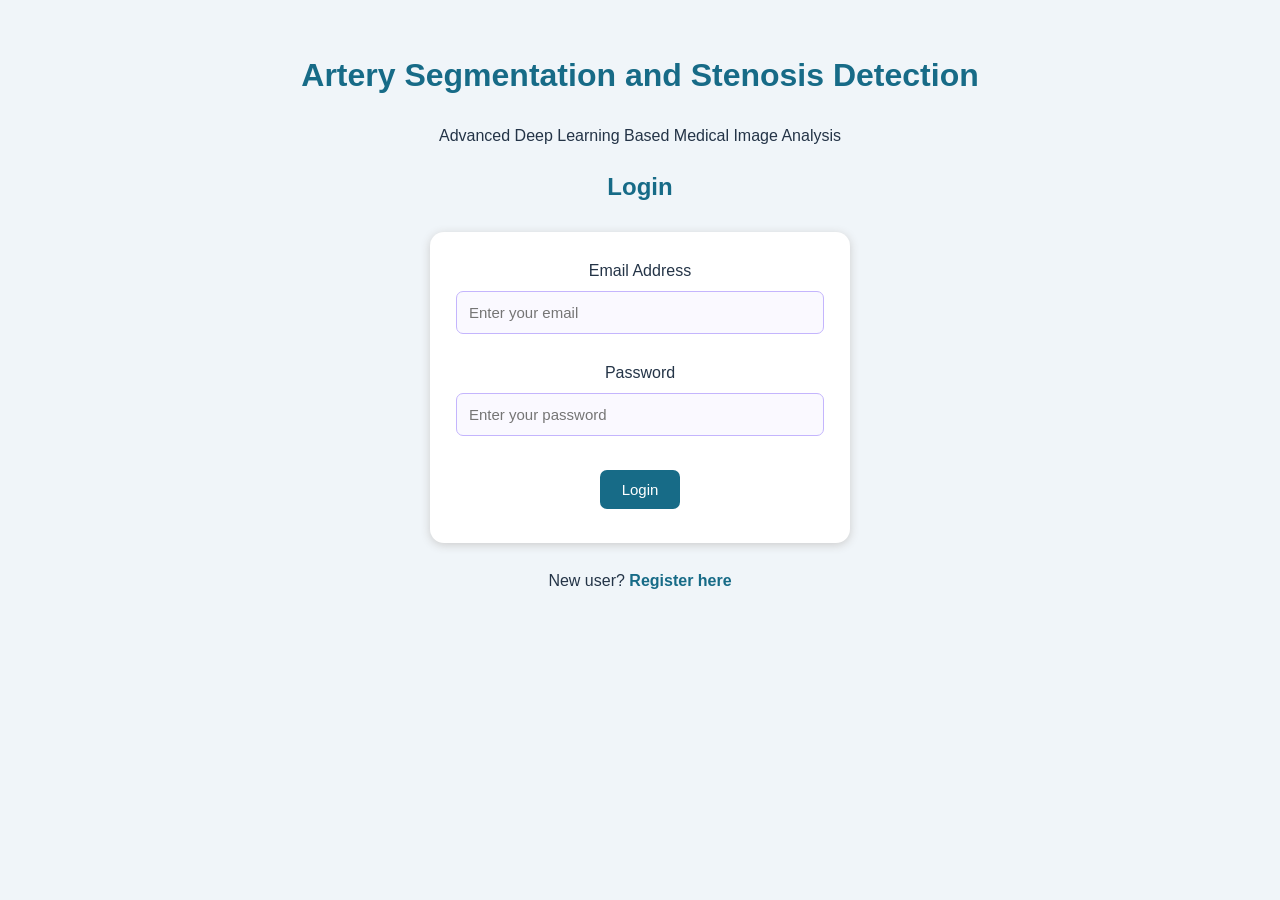
<file: index.html>
<!DOCTYPE html>
<html lang="en">
<head>
    <meta charset="UTF-8">
    <meta name="viewport" content="width=device-width, initial-scale=1.0">
    <title>Artery Segmentation and Stenosis Detection</title>
    <link rel="stylesheet" href="style.css">
</head>
<body class="login-page">

    <h1>Artery Segmentation and Stenosis Detection</h1>
    <p>Advanced Deep Learning Based Medical Image Analysis</p>

    <h2>Login</h2>

    <form>
        <label for="email">Email Address</label><br>
        <input type="email" id="email" placeholder="Enter your email"><br><br>

        <label for="password">Password</label><br>
        <input type="password" id="password" placeholder="Enter your password"><br><br>

        <button type="button" onclick="window.location.href='dashboard.html'">
    Login
</button>
    </form>

    <p>New user? <a href="register.html">Register here</a></a></p>

</body>
</html>
</file>
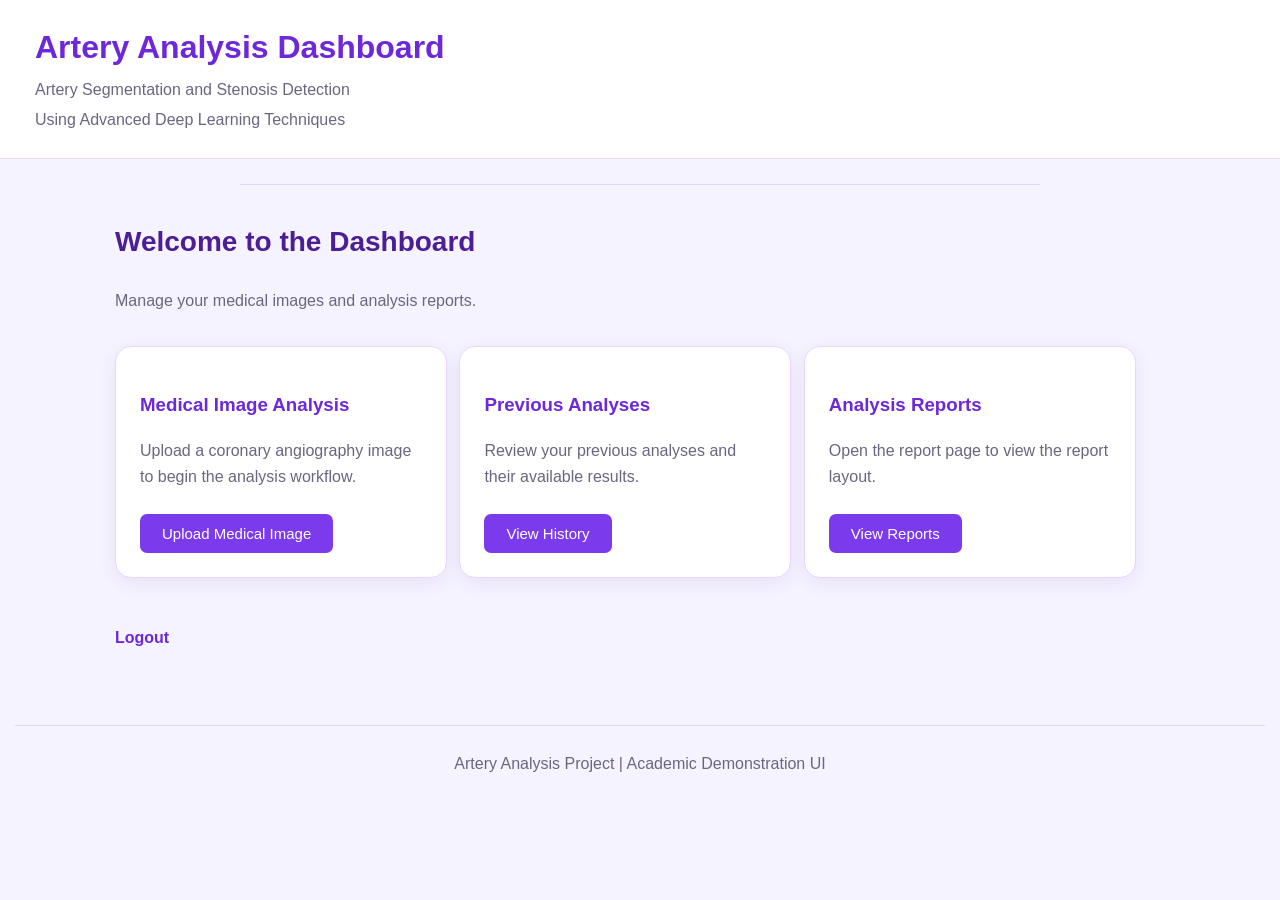
<file: dashboard.html>
<!DOCTYPE html>
<html lang="en">
<head>
    <meta charset="UTF-8">
    <meta name="viewport" content="width=device-width, initial-scale=1.0">
    <title>Dashboard - Artery Analysis</title>
    <link rel="stylesheet" href="style.css">
</head>
<body class="dashboard-page">

    <header>
        <h1>Artery Analysis Dashboard</h1>
        <p>Artery Segmentation and Stenosis Detection</p>
        <p>Using Advanced Deep Learning Techniques</p>
    </header>

    <hr>

    <main>
        <h2>Welcome to the Dashboard</h2>
        <p>Manage your medical images and analysis reports.</p>

        <section>
            <h3>Medical Image Analysis</h3>
            <p>Upload a coronary angiography image to begin the analysis workflow.</p>
            <button type="button"
                onclick="window.location.href='upload.html'">
                Upload Medical Image
            </button>
        </section>

        <section>
            <h3>Previous Analyses</h3>
            <p>Review your previous analyses and their available results.</p>
            <button type="button"
                onclick="window.location.href='history.html'">
                View History
            </button>
        </section>

        <section>
            <h3>Analysis Reports</h3>
            <p>Open the report page to view the report layout.</p>
            <button type="button"
                onclick="window.location.href='report.html'">
                View Reports
            </button>
        </section>

        <p>
            <a href="index.html">Logout</a>
        </p>
    </main>

    <footer>
        <hr>
        <p>Artery Analysis Project | Academic Demonstration UI</p>
    </footer>

</body>
</html>
</file>
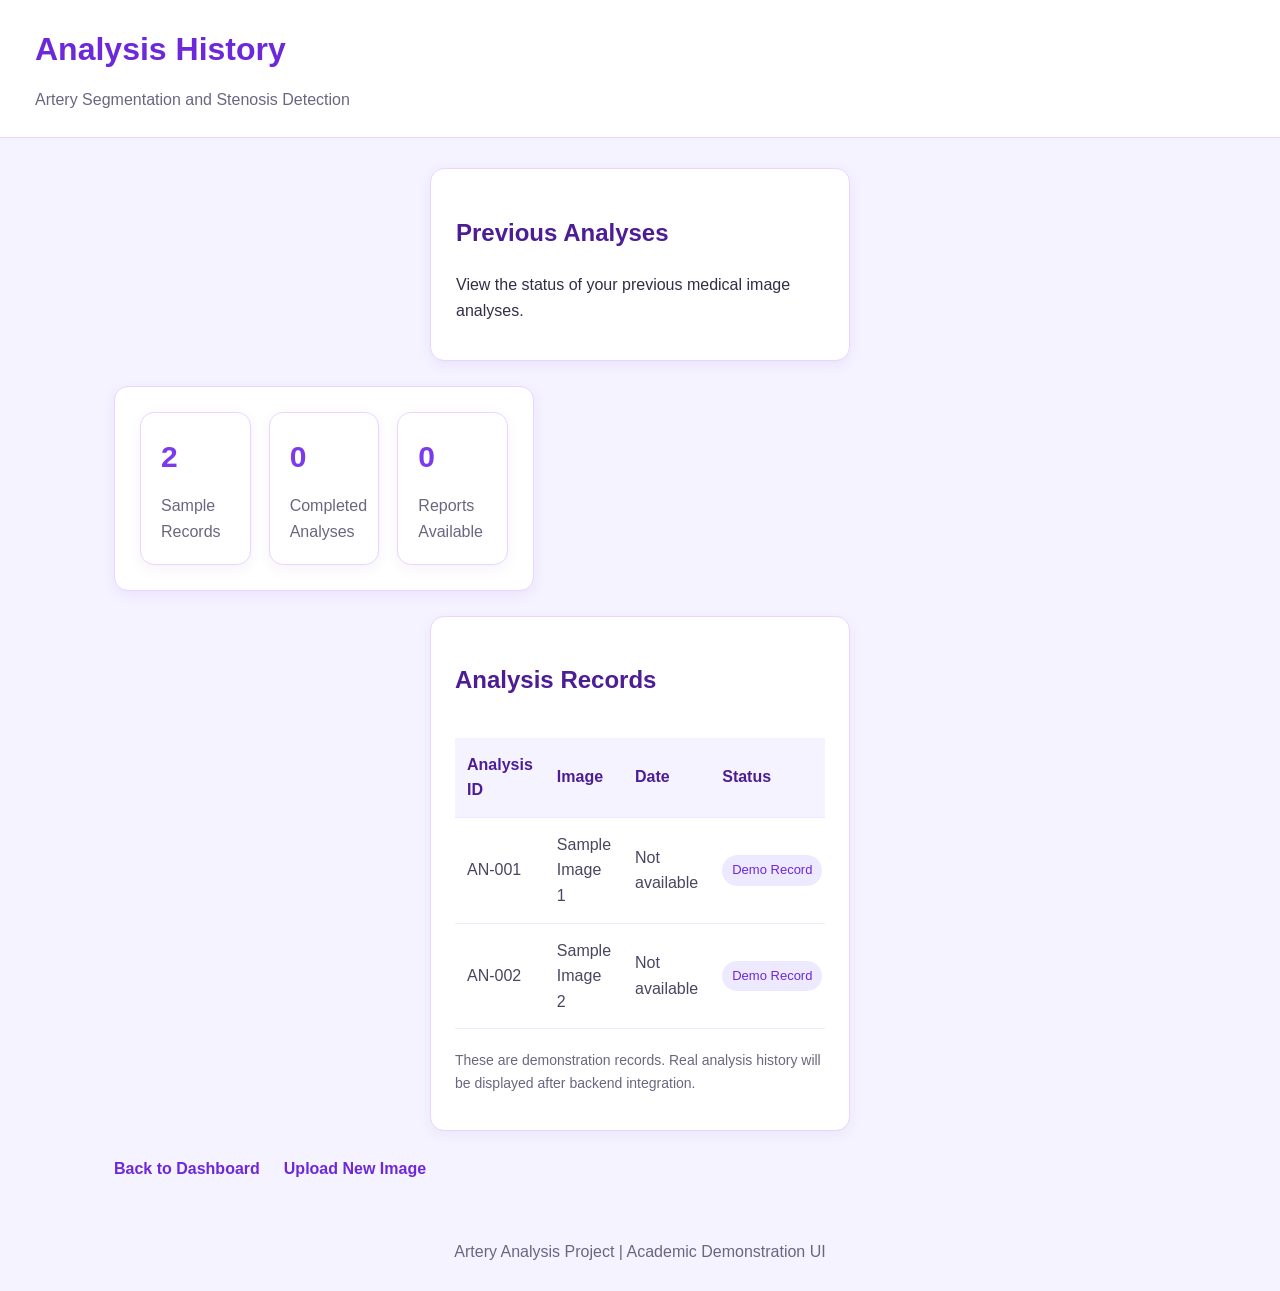
<file: history.html>
<!DOCTYPE html>
<html lang="en">
<head>
    <meta charset="UTF-8">
    <meta name="viewport" content="width=device-width, initial-scale=1.0">
    <title>Analysis History - Artery Analysis</title>
    <link rel="stylesheet" href="style.css">
</head>
<body class="history-page">

    <header class="history-header">
        <h1>Analysis History</h1>
        <p>Artery Segmentation and Stenosis Detection</p>
    </header>

    <main class="history-container">
        <section class="history-intro">
            <h2>Previous Analyses</h2>
            <p>View the status of your previous medical image analyses.</p>
        </section>

        <section class="history-summary">
            <div class="summary-card">
                <span class="summary-number">2</span>
                <p>Sample Records</p>
            </div>

            <div class="summary-card">
                <span class="summary-number">0</span>
                <p>Completed Analyses</p>
            </div>

            <div class="summary-card">
                <span class="summary-number">0</span>
                <p>Reports Available</p>
            </div>
        </section>

        <section class="history-table-section">
            <h2>Analysis Records</h2>

            <div class="table-wrapper">
                <table>
                    <thead>
                        <tr>
                            <th>Analysis ID</th>
                            <th>Image</th>
                            <th>Date</th>
                            <th>Status</th>
                            <th>Action</th>
                        </tr>
                    </thead>

                    <tbody>
                        <tr>
                            <td>AN-001</td>
                            <td>Sample Image 1</td>
                            <td>Not available</td>
                            <td>
                                <span class="status-pending">Demo Record</span>
                            </td>
                            <td>
                                <button type="button" disabled>
                                    View Results
                                </button>
                            </td>
                        </tr>

                        <tr>
                            <td>AN-002</td>
                            <td>Sample Image 2</td>
                            <td>Not available</td>
                            <td>
                                <span class="status-pending">Demo Record</span>
                            </td>
                            <td>
                                <button type="button" disabled>
                                    View Results
                                </button>
                            </td>
                        </tr>
                    </tbody>
                </table>
            </div>

            <p class="history-note">
                These are demonstration records. Real analysis history
                will be displayed after backend integration.
            </p>
        </section>

        <div class="history-navigation">
            <a href="dashboard.html">Back to Dashboard</a>
            <a href="upload.html">Upload New Image</a>
        </div>
    </main>

    <footer class="history-footer">
        <p>Artery Analysis Project | Academic Demonstration UI</p>
    </footer>

</body>
</html>
</file>
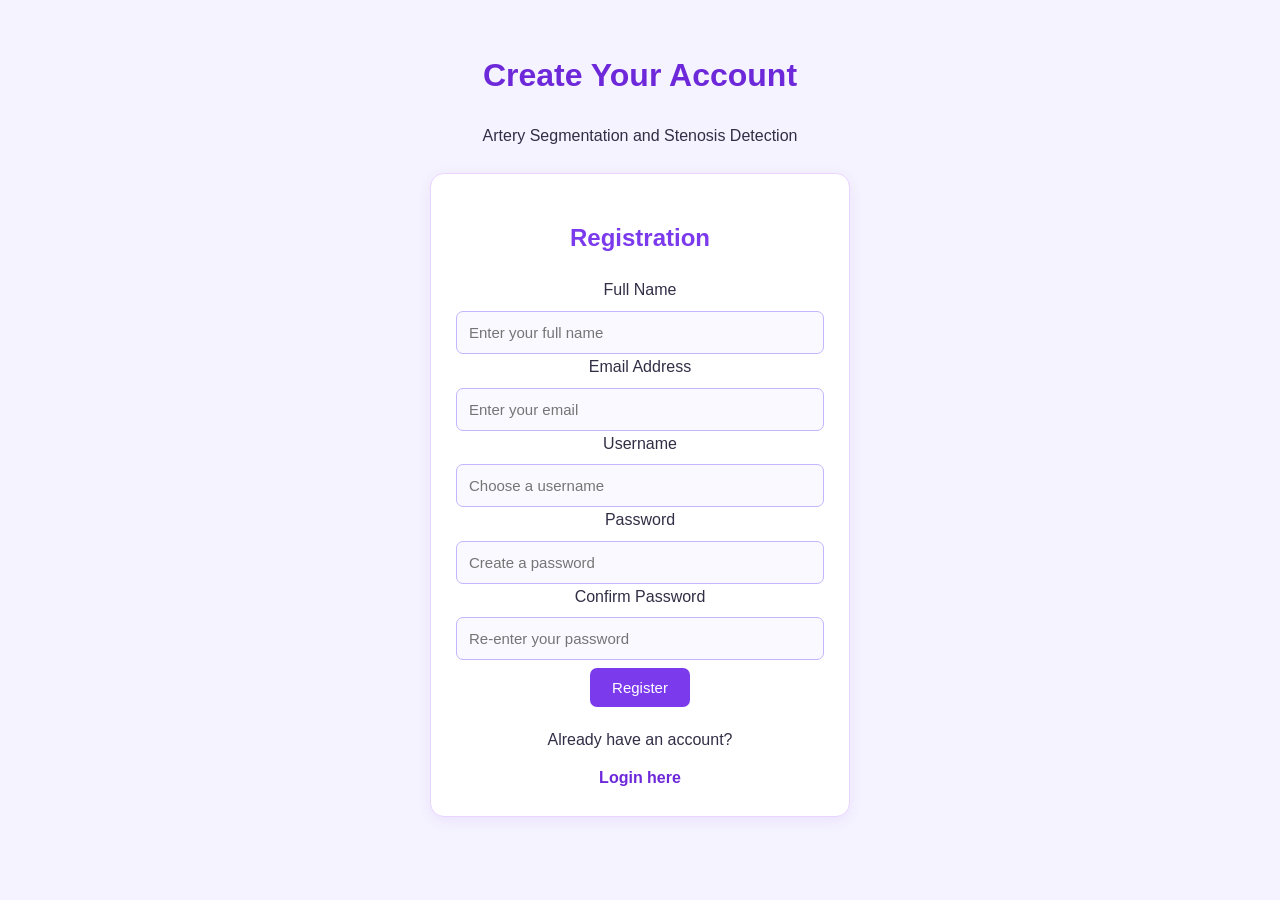
<file: register.html>
<!DOCTYPE html>
<html lang="en">
<head>
    <meta charset="UTF-8">
    <meta name="viewport" content="width=device-width, initial-scale=1.0">
    <title>Register - Artery Analysis</title>
    <link rel="stylesheet" href="style.css">
</head>
<body>

    <h1>Create Your Account</h1>
    <p>Artery Segmentation and Stenosis Detection</p>

    <form>
        <h2>Registration</h2>

        <label for="fullname">Full Name</label>
        <input type="text" id="fullname" placeholder="Enter your full name" required>

        <label for="email">Email Address</label>
        <input type="email" id="email" placeholder="Enter your email" required>

        <label for="username">Username</label>
        <input type="text" id="username" placeholder="Choose a username" required>

        <label for="password">Password</label>
        <input type="password" id="password" placeholder="Create a password" required>

        <label for="confirm-password">Confirm Password</label>
        <input type="password" id="confirm-password" placeholder="Re-enter your password" required>

        <button type="submit">Register</button>

        <p>Already have an account?</p>
        <a href="index.html">Login here</a>
    </form>

</body>
</html>
</file>
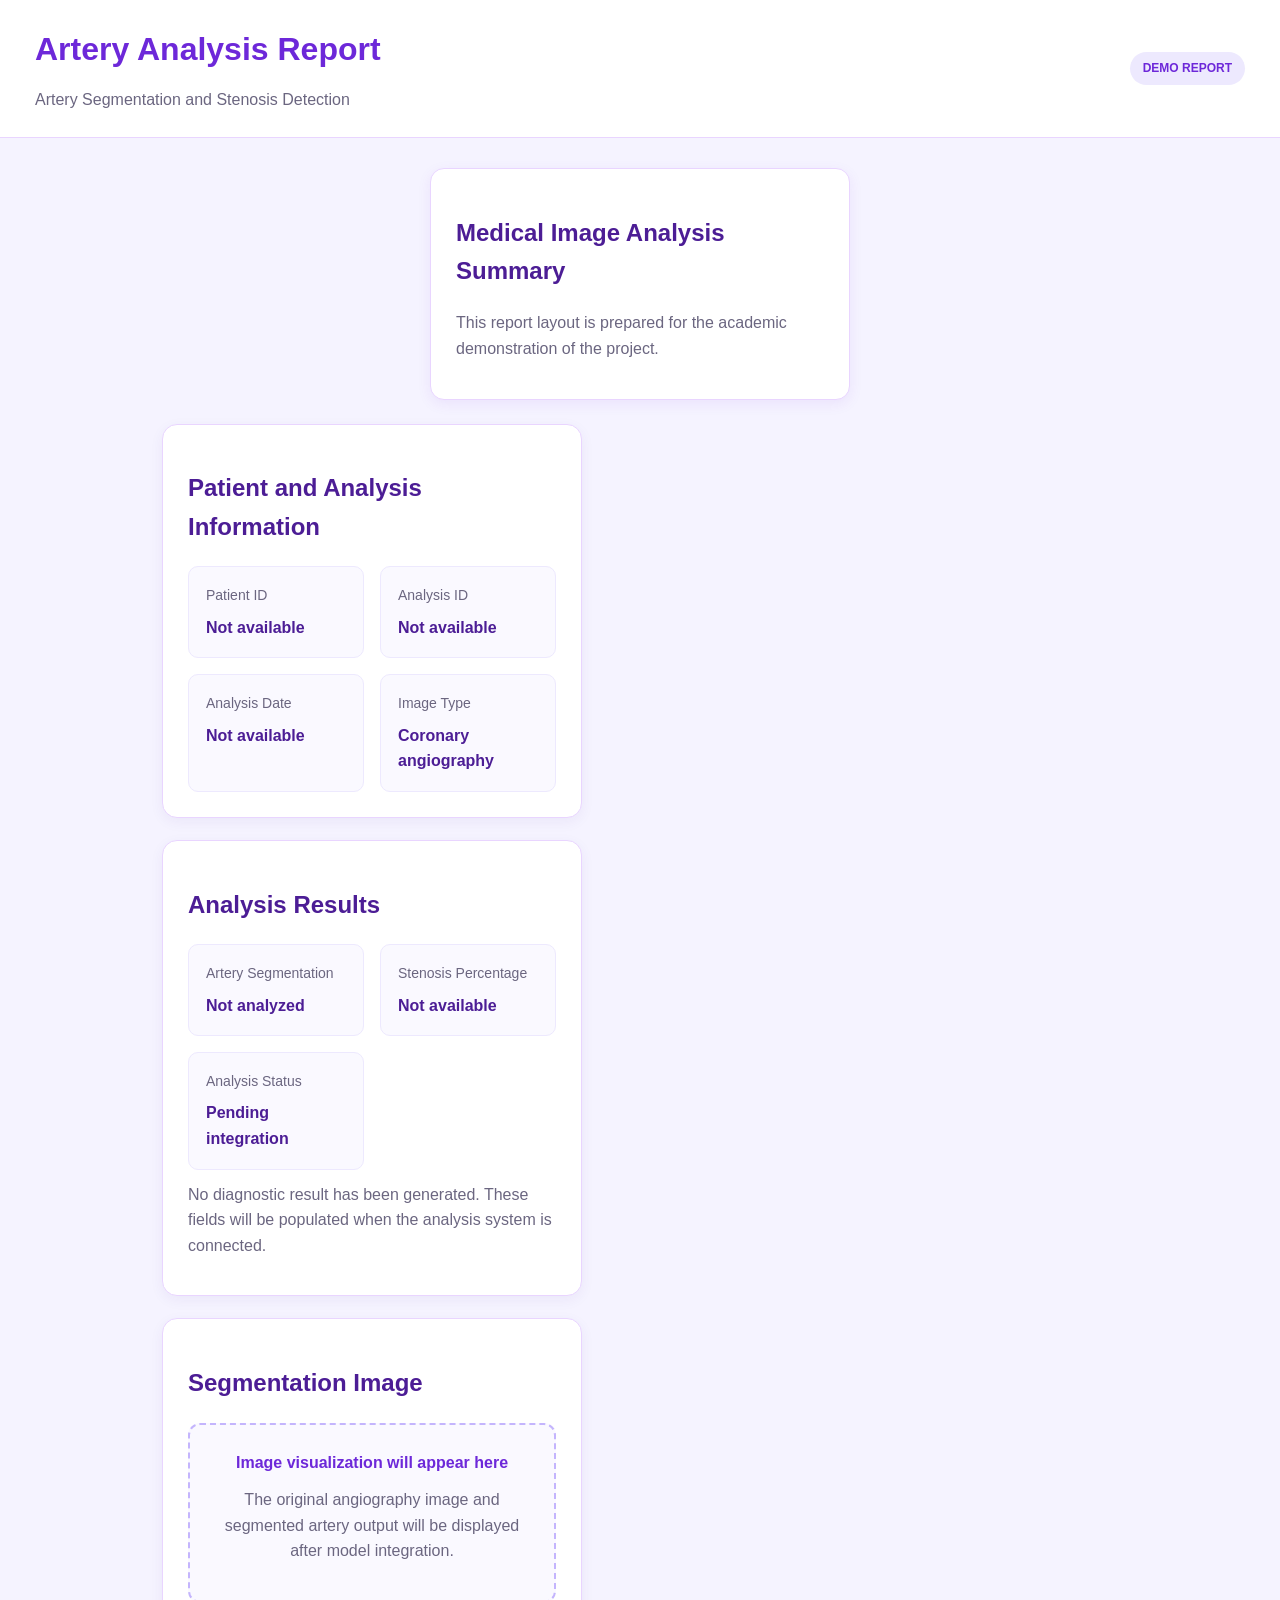
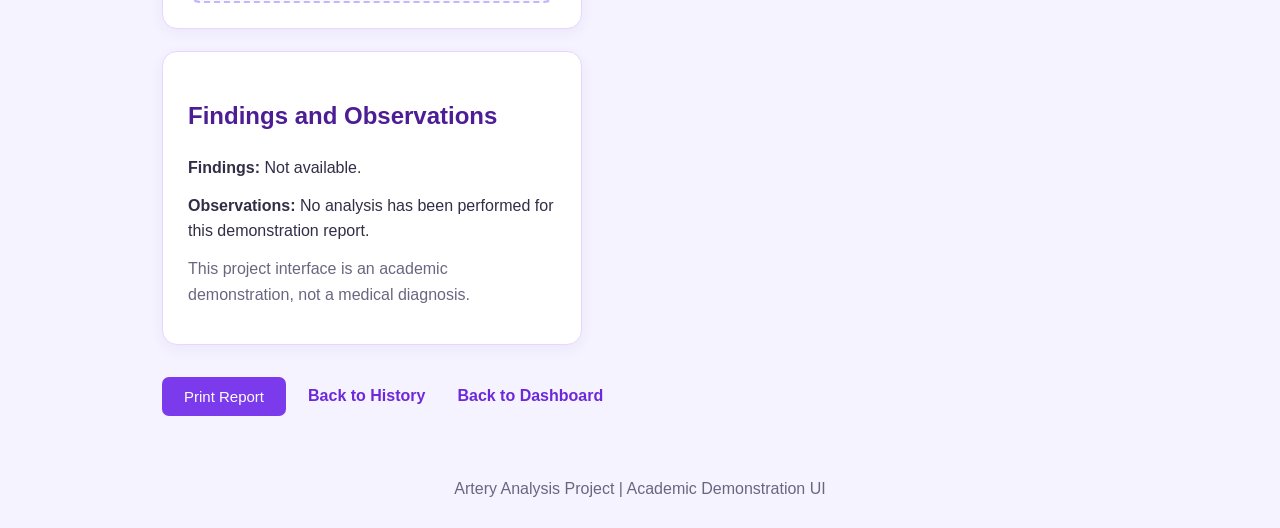
<file: report.html>
<!DOCTYPE html>
<html lang="en">
<head>
    <meta charset="UTF-8">
    <meta name="viewport" content="width=device-width, initial-scale=1.0">
    <title>Analysis Report - Artery Analysis</title>
    <link rel="stylesheet" href="style.css">
</head>
<body class="report-page">

    <header class="report-header">
        <div>
            <h1>Artery Analysis Report</h1>
            <p>Artery Segmentation and Stenosis Detection</p>
        </div>
        <span class="report-label">DEMO REPORT</span>
    </header>

    <main class="report-container">

        <section class="report-intro">
            <h2>Medical Image Analysis Summary</h2>
            <p>
                This report layout is prepared for the academic
                demonstration of the project.
            </p>
        </section>

        <section class="report-card">
            <h2>Patient and Analysis Information</h2>

            <div class="report-grid">
                <div class="report-field">
                    <span>Patient ID</span>
                    <strong>Not available</strong>
                </div>

                <div class="report-field">
                    <span>Analysis ID</span>
                    <strong>Not available</strong>
                </div>

                <div class="report-field">
                    <span>Analysis Date</span>
                    <strong>Not available</strong>
                </div>

                <div class="report-field">
                    <span>Image Type</span>
                    <strong>Coronary angiography</strong>
                </div>
            </div>
        </section>

        <section class="report-card">
            <h2>Analysis Results</h2>

            <div class="report-grid">
                <div class="metric-card">
                    <span>Artery Segmentation</span>
                    <strong>Not analyzed</strong>
                </div>

                <div class="metric-card">
                    <span>Stenosis Percentage</span>
                    <strong>Not available</strong>
                </div>

                <div class="metric-card">
                    <span>Analysis Status</span>
                    <strong>Pending integration</strong>
                </div>
            </div>

            <p class="report-note">
                No diagnostic result has been generated. These fields
                will be populated when the analysis system is connected.
            </p>
        </section>

        <section class="report-card">
            <h2>Segmentation Image</h2>

            <div class="report-image-placeholder">
                <span>Image visualization will appear here</span>
                <p>
                    The original angiography image and segmented artery
                    output will be displayed after model integration.
                </p>
            </div>
        </section>

        <section class="report-card">
            <h2>Findings and Observations</h2>

            <p>
                <strong>Findings:</strong> Not available.
            </p>

            <p>
                <strong>Observations:</strong> No analysis has been
                performed for this demonstration report.
            </p>

            <p class="report-note">
                This project interface is an academic demonstration,
                not a medical diagnosis.
            </p>
        </section>

        <div class="report-actions">
            <button type="button" onclick="window.print()">
                Print Report
            </button>

            <a href="history.html">Back to History</a>
            <a href="dashboard.html">Back to Dashboard</a>
        </div>

    </main>

    <footer class="report-footer">
        <p>Artery Analysis Project | Academic Demonstration UI</p>
    </footer>

</body>
</html>
</file>
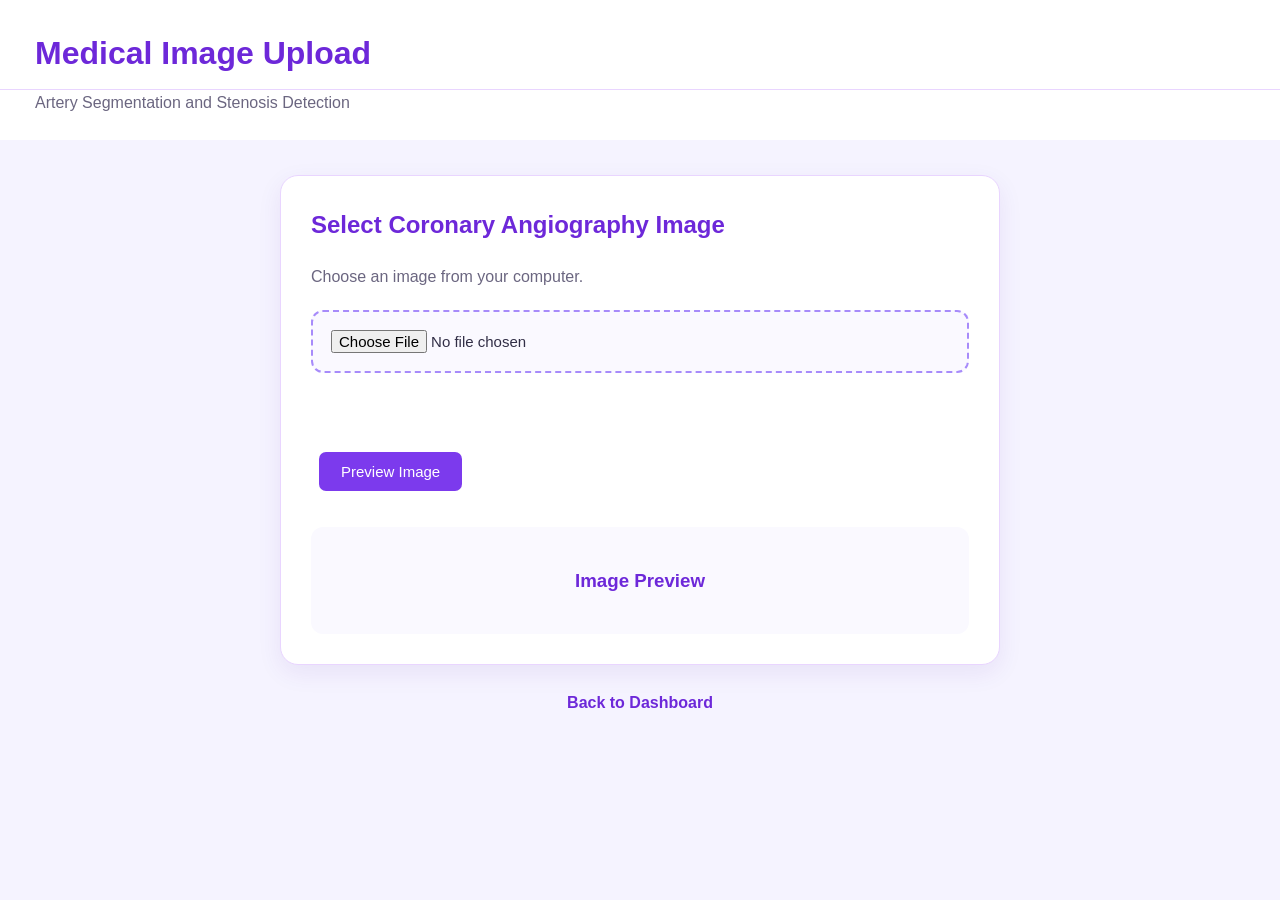
<file: upload.html>
<!DOCTYPE html>
<html lang="en">
<head>
    <meta charset="UTF-8">
    <meta name="viewport" content="width=device-width, initial-scale=1.0">
    <title>Upload Medical Image</title>
    <link rel="stylesheet" href="style.css">
</head>
<body class="upload-page">

    <h1>Medical Image Upload</h1>
    <p>Artery Segmentation and Stenosis Detection</p>

    <form>
        <h2>Select Coronary Angiography Image</h2>

        <p>Choose an image from your computer.</p>

        <input type="file" id="medicalImage" accept="image/*" required>

        <br><br>

        <button type="button" onclick="previewImage()">
            Preview Image
        </button>

        <div>
            <h3>Image Preview</h3>
            <img id="preview" alt="Selected medical image preview"
                 style="max-width: 300px; display: none;">
        </div>
    </form>

    <p>
        <a href="dashboard.html">Back to Dashboard</a>
    </p>

    <script>
        function previewImage() {
            const input = document.getElementById("medicalImage");
            const preview = document.getElementById("preview");

            if (input.files.length === 0) {
                alert("Please select an image first.");
                return;
            }

            preview.src = URL.createObjectURL(input.files[0]);
            preview.style.display = "block";
        }
    </script>

</body>
</html>
</file>
<file: style.css>
* {
    box-sizing: border-box;
}

body {
    font-family: Arial, sans-serif;
    background-color: #f5f3ff;
    text-align: center;
    padding: 30px 15px;
    margin: 0;
    color: #312e46;
    line-height: 1.6;
}

h1 {
    color: #6d28d9;
    margin-top: 20px;
}

h2 {
    color: #7c3aed;
}

h3 {
    color: #4c1d95;
}

p {
    margin: 12px 0;
}

hr {
    border: 0;
    border-top: 1px solid #ddd6fe;
    margin: 25px auto;
    max-width: 800px;
}

form,
section {
    background-color: #ffffff;
    width: 100%;
    max-width: 420px;
    margin: 25px auto;
    padding: 25px;
    border: 1px solid #e9d5ff;
    border-radius: 14px;
    box-shadow: 0 4px 14px rgba(109, 40, 217, 0.08);
}

input {
    width: 100%;
    padding: 12px;
    margin-top: 8px;
    border: 1px solid #c4b5fd;
    border-radius: 7px;
    font-size: 15px;
    background-color: #faf9ff;
}

input:focus {
    outline: 2px solid #a78bfa;
    border-color: #7c3aed;
}

button {
    background-color: #7c3aed;
    color: white;
    padding: 11px 22px;
    border: none;
    border-radius: 7px;
    cursor: pointer;
    font-size: 15px;
    margin: 8px;
    transition: background-color 0.2s;
}

button:hover {
    background-color: #5b21b6;
}

button:disabled {
    background-color: #c4b5fd;
    cursor: not-allowed;
}

a {
    color: #6d28d9;
    text-decoration: none;
    font-weight: 600;
}

a:hover {
    color: #4c1d95;
    text-decoration: underline;
}

@media (max-width: 480px) {
    body {
        padding: 20px 12px;
    }

    form,
    section {
        padding: 18px;
    }

    h1 {
        font-size: 25px;
    }
}

/* Keep the Login page in its original blue theme */
body.login-page {
    background-color: #f0f5f9;
    color: #243447;
}

body.login-page h1,
body.login-page h2 {
    color: #176b87;
}

body.login-page form {
    border-color: transparent;
    box-shadow: 0 2px 10px #cccccc;
}

body.login-page button {
    background-color: #176b87;
}

body.login-page button:hover {
    background-color: #104e65;
}

body.login-page a {
    color: #176b87;
}
body.login-page {
    background-color: #f0f5f9;
    color: #243447;
}

/* NEW DASHBOARD DESIGN */
body.dashboard-page {
    background: #f5f3ff;
    color: #312e46;
    text-align: left;
    padding: 0;
    min-height: 100vh;
}

.dashboard-page header {
    background: #ffffff;
    padding: 22px 35px;
    border-bottom: 1px solid #e9d5ff;
}

.dashboard-page header h1 {
    color: #6d28d9;
    margin: 0;
}

.dashboard-page header p {
    margin: 4px 0;
    color: #6b6680;
}

.dashboard-page main {
    max-width: 1100px;
    margin: 35px auto;
    padding: 0 25px;
}

.dashboard-page main > h2 {
    color: #4c1d95;
    font-size: 28px;
}

.dashboard-page main > p {
    color: #6b6680;
}

.dashboard-page main > form,
.dashboard-page main > section {
    display: inline-block;
    vertical-align: top;
    width: calc(33.33% - 18px);
    min-height: 230px;
    margin: 20px 8px 20px 0;
    padding: 24px;
    background: #ffffff;
    border: 1px solid #e9d5ff;
    border-radius: 16px;
    box-shadow: 0 5px 18px rgba(76, 29, 149, 0.08);
}

.dashboard-page main > section h3 {
    color: #6d28d9;
}

.dashboard-page main > section p {
    color: #6b6680;
}

.dashboard-page main > section button {
    margin: 12px 0 0;
}

.dashboard-page main > p a {
    display: inline-block;
    margin-top: 15px;
}

.dashboard-page footer {
    text-align: center;
    padding: 15px;
    color: #6b6680;
}

.dashboard-page footer hr {
    max-width: none;
}

@media (max-width: 750px) {
    .dashboard-page main > form,
    .dashboard-page main > section {
        width: 100%;
        margin: 12px 0;
    }

    .dashboard-page header {
        padding: 20px;
    }

    .dashboard-page main {
        padding: 0 16px;
    }
}

/* MEDICAL IMAGE UPLOAD PAGE */
body.upload-page {
    background: #f5f3ff;
    color: #312e46;
    text-align: left;
    padding: 0;
    min-height: 100vh;
}

.upload-page > h1 {
    background: #ffffff;
    color: #6d28d9;
    margin: 0;
    padding: 28px 35px 10px;
    border-bottom: 1px solid #e9d5ff;
}

.upload-page > p:first-of-type {
    background: #ffffff;
    margin: 0;
    padding: 0 35px 24px;
    color: #6b6680;
}

.upload-page > form {
    max-width: 720px;
    width: calc(100% - 40px);
    margin: 35px auto 20px;
    padding: 30px;
    background: #ffffff;
    border: 1px solid #e9d5ff;
    border-radius: 18px;
    box-shadow: 0 8px 25px rgba(76, 29, 149, 0.08);
}

.upload-page form h2 {
    color: #6d28d9;
    margin-top: 0;
}

.upload-page form > p {
    color: #6b6680;
}

.upload-page input[type="file"] {
    display: block;
    width: 100%;
    margin: 20px 0;
    padding: 18px;
    background: #faf9ff;
    border: 2px dashed #a78bfa;
    border-radius: 12px;
}

.upload-page form > div {
    margin-top: 28px;
    padding: 20px;
    background: #faf9ff;
    border-radius: 12px;
    text-align: center;
}

.upload-page form > div h3 {
    color: #6d28d9;
}

.upload-page #preview {
    max-width: 100%;
    max-height: 350px;
    object-fit: contain;
    border-radius: 10px;
    margin-top: 10px;
}

.upload-page > p:last-of-type {
    text-align: center;
    margin: 25px;
}

.upload-page a {
    color: #6d28d9;
}

@media (max-width: 600px) {
    .upload-page > h1 {
        padding: 22px 18px 10px;
        font-size: 25px;
    }

    .upload-page > p:first-of-type {
        padding: 0 18px 20px;
    }

    .upload-page > form {
        padding: 20px;
    }
}

/* ANALYSIS HISTORY PAGE */
body.history-page {
    background: #f5f3ff;
    color: #312e46;
    text-align: left;
    padding: 0;
    min-height: 100vh;
}

.history-header {
    background: #ffffff;
    padding: 24px 35px;
    border-bottom: 1px solid #e9d5ff;
}

.history-header h1 {
    color: #6d28d9;
    margin: 0;
}

.history-header p {
    color: #6b6680;
    margin-bottom: 0;
}

.history-container {
    max-width: 1100px;
    margin: 30px auto;
    padding: 0 24px;
}

.history-intro h2,
.history-table-section h2 {
    color: #4c1d95;
}

.history-summary {
    display: grid;
    grid-template-columns: repeat(3, minmax(0, 1fr));
    gap: 18px;
    margin: 25px 0;
}

.history-summary .summary-card {
    background: #ffffff;
    padding: 20px;
    border: 1px solid #e9d5ff;
    border-radius: 14px;
    box-shadow: 0 4px 14px rgba(76, 29, 149, 0.06);
}

.summary-number {
    font-size: 30px;
    font-weight: bold;
    color: #7c3aed;
}

.summary-card p {
    color: #6b6680;
    margin-bottom: 0;
}

.history-table-section {
    background: #ffffff;
    padding: 24px;
    border: 1px solid #e9d5ff;
    border-radius: 14px;
    box-shadow: 0 4px 14px rgba(76, 29, 149, 0.06);
}

.table-wrapper {
    width: 100%;
    overflow-x: auto;
}

.history-table-section table {
    width: 100%;
    border-collapse: collapse;
    margin-top: 18px;
}

.history-table-section th,
.history-table-section td {
    padding: 14px 12px;
    text-align: left;
    border-bottom: 1px solid #ede9fe;
}

.history-table-section th {
    background: #f5f3ff;
    color: #4c1d95;
}

.history-table-section td {
    color: #4b4560;
}

.status-pending {
    display: inline-block;
    background: #ede9fe;
    color: #6d28d9;
    padding: 5px 10px;
    border-radius: 20px;
    font-size: 13px;
    white-space: nowrap;
}

.history-table-section button:disabled {
    background: #c4b5fd;
    color: #ffffff;
}

.history-note {
    color: #6b6680;
    font-size: 14px;
    margin-top: 20px;
}

.history-navigation {
    display: flex;
    gap: 24px;
    flex-wrap: wrap;
    margin: 25px 0;
}

.history-navigation a {
    color: #6d28d9;
}

.history-footer {
    text-align: center;
    padding: 15px;
    color: #6b6680;
}

@media (max-width: 650px) {
    .history-summary {
        grid-template-columns: 1fr;
    }

    .history-header {
        padding: 22px 18px;
    }

    .history-container {
        padding: 0 14px;
    }

    .history-table-section {
        padding: 16px;
    }

    .history-navigation {
        flex-direction: column;
        gap: 12px;
    }
}

/* ANALYSIS REPORT PAGE */
body.report-page {
    background: #f5f3ff;
    color: #312e46;
    text-align: left;
    padding: 0;
    min-height: 100vh;
}

.report-header {
    display: flex;
    align-items: center;
    justify-content: space-between;
    gap: 18px;
    flex-wrap: wrap;
    background: #ffffff;
    padding: 24px 35px;
    border-bottom: 1px solid #e9d5ff;
}

.report-header h1 {
    color: #6d28d9;
    margin: 0;
}

.report-header p {
    color: #6b6680;
    margin-bottom: 0;
}

.report-label {
    background: #ede9fe;
    color: #6d28d9;
    border-radius: 20px;
    padding: 7px 13px;
    font-size: 12px;
    font-weight: bold;
}

.report-container {
    max-width: 1000px;
    margin: 30px auto;
    padding: 0 22px;
}

.report-intro {
    margin-bottom: 24px;
}

.report-intro h2,
.report-card h2 {
    color: #4c1d95;
}

.report-intro p,
.report-note {
    color: #6b6680;
}

.report-card {
    background: #ffffff;
    padding: 25px;
    margin: 22px 0;
    border: 1px solid #e9d5ff;
    border-radius: 15px;
    box-shadow: 0 4px 14px rgba(76, 29, 149, 0.06);
}

.report-grid {
    display: grid;
    grid-template-columns: repeat(2, minmax(0, 1fr));
    gap: 16px;
    margin-top: 20px;
}

.report-field,
.metric-card {
    background: #faf9ff;
    border: 1px solid #ede9fe;
    border-radius: 10px;
    padding: 17px;
    overflow-wrap: anywhere;
}

.report-field span,
.metric-card span {
    display: block;
    color: #6b6680;
    font-size: 14px;
    margin-bottom: 8px;
}

.report-field strong,
.metric-card strong {
    color: #4c1d95;
}

.report-card .metric-card {
    min-width: 0;
}

.report-image-placeholder {
    min-height: 180px;
    display: flex;
    flex-direction: column;
    align-items: center;
    justify-content: center;
    text-align: center;
    padding: 25px;
    border: 2px dashed #c4b5fd;
    border-radius: 12px;
    background: #faf9ff;
    color: #6b6680;
}

.report-image-placeholder span {
    font-weight: bold;
    color: #6d28d9;
}

.report-actions {
    display: flex;
    align-items: center;
    flex-wrap: wrap;
    gap: 12px;
    margin: 28px 0;
}

.report-actions button {
    margin: 0;
}

.report-actions a {
    padding: 10px;
}

.report-footer {
    text-align: center;
    padding: 15px;
    color: #6b6680;
}

@media (max-width: 600px) {
    .report-header {
        padding: 22px 18px;
    }

    .report-container {
        padding: 0 14px;
    }

    .report-card {
        padding: 18px;
    }

    .report-grid {
        grid-template-columns: 1fr;
    }

    .report-actions {
        align-items: stretch;
        flex-direction: column;
    }

    .report-actions a {
        padding-left: 0;
    }
}

@media print {
    body.report-page {
        background: #ffffff;
        padding: 0;
    }

    .report-actions,
    .report-footer {
        display: none;
    }

    .report-card {
        box-shadow: none;
        break-inside: avoid;
    }

    .report-container {
        max-width: none;
        margin: 15px;
        padding: 0;
    }
}
</file>
